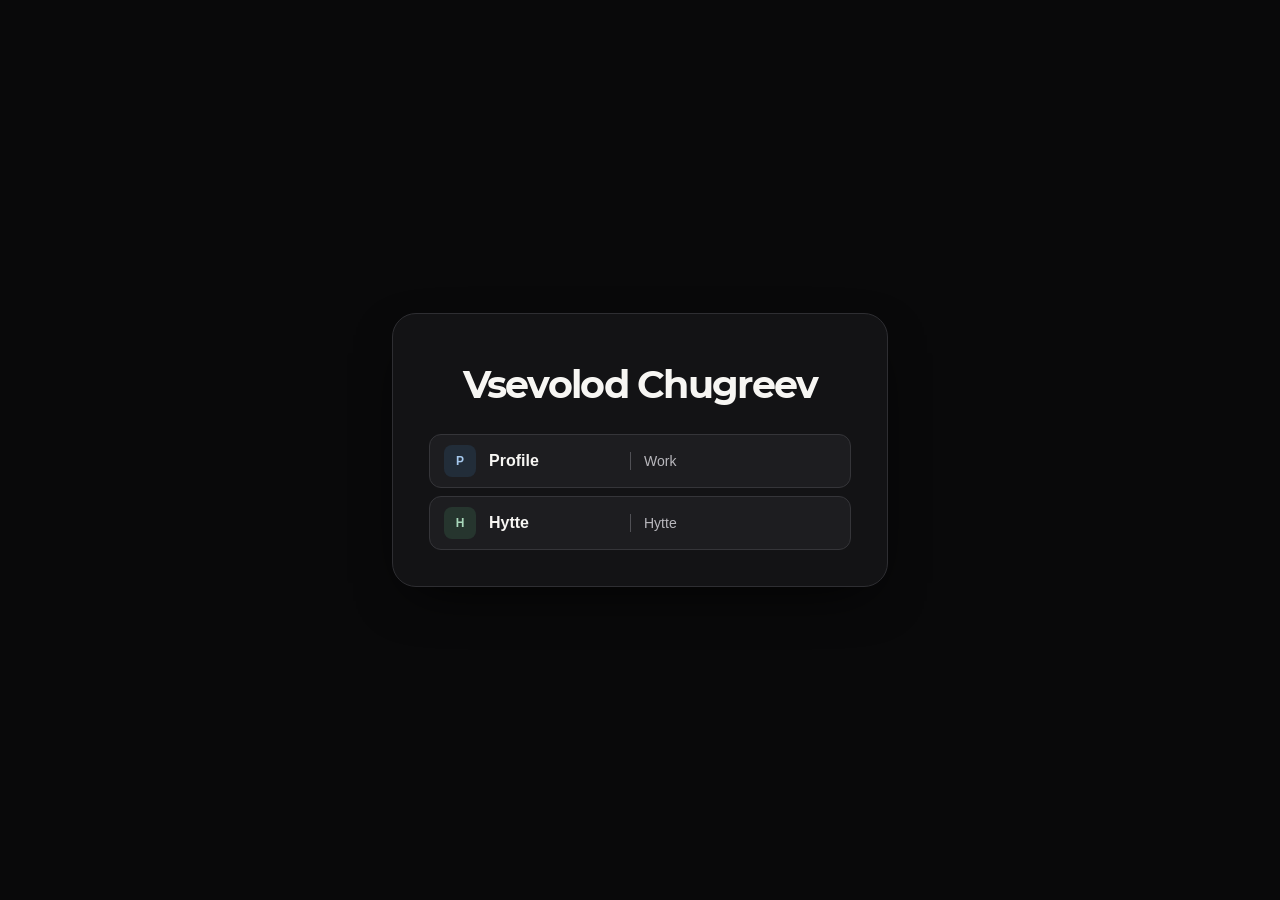
<file: index.html>
<!doctype html>
<html lang="en">
  <head>
    <meta charset="utf-8">
    <meta name="viewport" content="width=device-width, initial-scale=1">
    <meta name="theme-color" content="#09090a">
    <meta name="description" content="Choose a page for Vsevolod Chugreev.">
    <title>Vsevolod Chugreev — Links</title>
    <link rel="icon" href="./assets/vsevolod.jpg" type="image/jpeg">
    <link rel="stylesheet" href="./style.css">
  </head>
  <body>
    <main class="card" aria-labelledby="name">
      <div class="profile">
        <h1 id="name">Vsevolod Chugreev</h1>
      </div>

      <nav class="links" aria-label="Choose a page">
        <a class="social profile-page" href="./profile/">
          <span class="icon directory-mark" aria-hidden="true">P</span>
          <span>Profile</span>
          <span class="link-note">Work</span>
        </a>
        <a class="social hytte" href="./hytte/">
          <span class="icon directory-mark" aria-hidden="true">H</span>
          <span>Hytte</span>
          <span class="link-note">Hytte</span>
        </a>
      </nav>
    </main>
  </body>
</html>
</file>
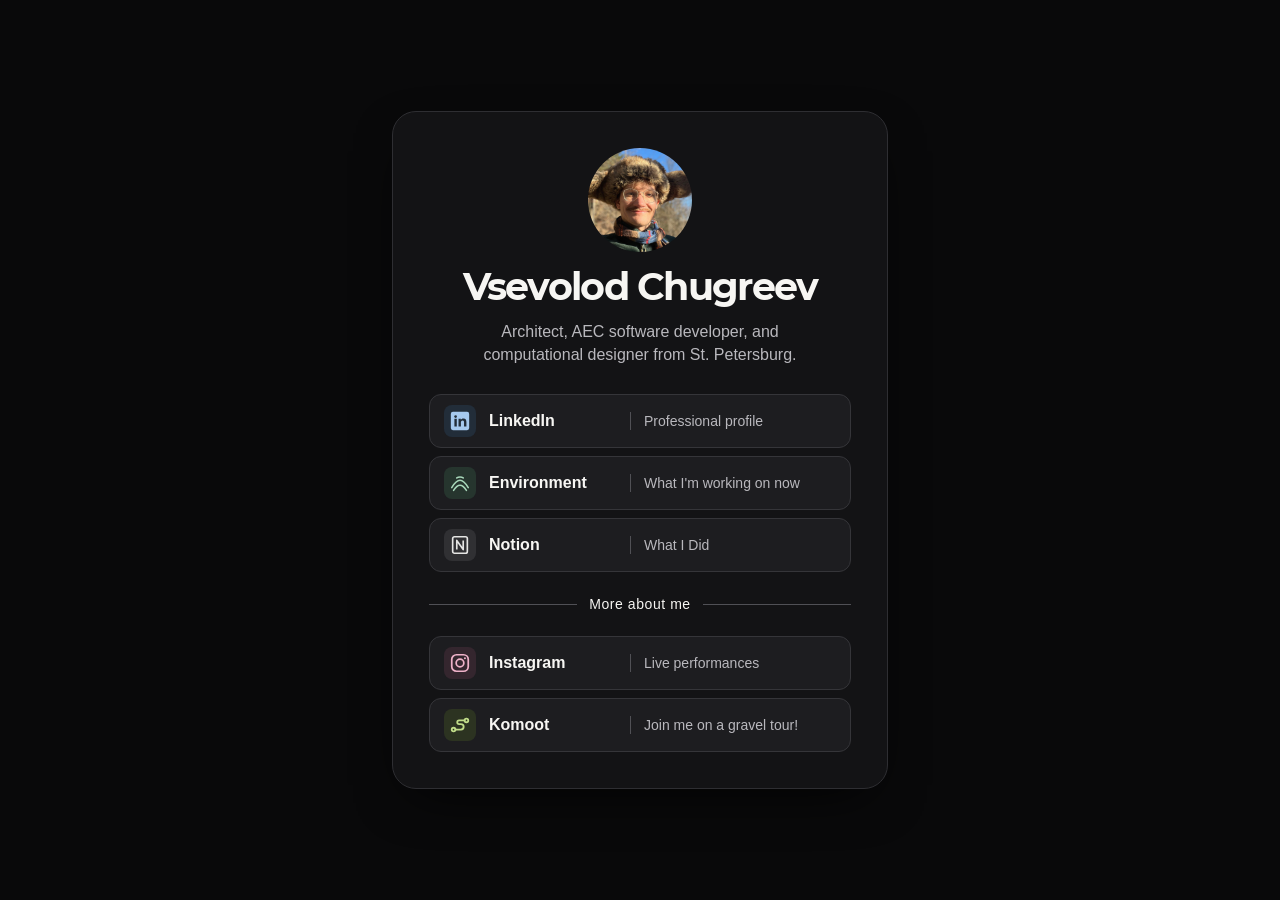
<file: classic/index.html>
<!doctype html>
<html lang="en">
  <head>
    <meta charset="utf-8">
    <meta name="viewport" content="width=device-width, initial-scale=1">
    <meta name="theme-color" content="#09090a">
    <meta name="description" content="Vsevolod Chugreev is an architect, AEC software developer, and computational designer based in St. Petersburg.">
    <title>Vsevolod Chugreev — Work</title>
    <link rel="icon" href="../assets/vsevolod.jpg" type="image/jpeg">
    <link rel="stylesheet" href="../style.css">
  </head>
  <body>
    <main class="card" aria-labelledby="name">
      <div class="profile">
        <img class="portrait" src="../assets/vsevolod.jpg" width="640" height="640" alt="">
        <h1 id="name">Vsevolod Chugreev</h1>
        <p class="bio">Architect, AEC software developer, and computational designer from St. Petersburg.</p>
      </div>

      <nav class="links" aria-label="Profiles and collections">
        

        <a class="social linkedin" href="https://www.linkedin.com/in/vschugr/">
          <span class="icon" aria-hidden="true">
            <svg viewBox="0 0 24 24" fill="currentColor">
              <rect x="2" y="2" width="20" height="20" rx="2.3"/>
              <g fill="var(--icon-bg)">
                <circle cx="7.2" cy="7.2" r="1.45"/>
                <path d="M5.9 9.6h2.6v8.5H5.9zM10.4 9.6h2.5v1.2c.5-.9 1.4-1.5 2.8-1.5 2.7 0 3.3 1.7 3.3 4v4.8h-2.6v-4.4c0-1.1 0-2.3-1.5-2.3s-1.9 1.1-1.9 2.2v4.5h-2.6z"/>
              </g>
            </svg>
          </span>
          <span>LinkedIn</span>
          <span class="link-note">Professional profile</span>
        </a>

        <a class="social arch-intelligence" href="https://archintelligence.com/">
          <span class="icon" aria-hidden="true">
            <svg viewBox="0 0 24 24" fill="none" stroke="currentColor" stroke-width="1.7" stroke-linecap="round">
              <path d="M3 17c3-5 6-8 9-8s6 3 9 8"/>
              <path d="M5 20c2.4-3.7 4.7-5.6 7-5.6s4.6 1.9 7 5.6"/>
              <path d="M8.5 6.5c1-.7 2.2-1 3.5-1s2.5.3 3.5 1"/>
            </svg>
          </span>
          <span>Environment</span>
          <span class="link-note">What I'm working on now</span>
        </a>

        <a class="social notion" href="https://app.notion.com/p/vschugr/Your-cozy-warehouse-of-Dynamo-613e5e22bc8d4ef48536c71e422a1c43?pvs=25">
          <span class="icon" aria-hidden="true">
            <svg viewBox="0 0 24 24" fill="none" stroke="currentColor" stroke-width="1.8" stroke-linejoin="round">
              <rect x="4" y="3" width="16" height="18" rx="2"/>
              <path d="M8.5 17V7l7 10V7"/>
            </svg>
          </span>
          <span>Notion</span>
          <span class="link-note">What I Did</span>
        </a>

        <div class="section-divider" role="separator"><span>More about me</span></div>

          <a class="social instagram" href="https://www.instagram.com/travertinsky/">
          <span class="icon" aria-hidden="true">
            <svg viewBox="0 0 24 24" fill="none" stroke="currentColor" stroke-width="1.9">
              <rect x="3" y="3" width="18" height="18" rx="5.2"/>
              <circle cx="12" cy="12" r="4.2"/>
              <circle cx="17.4" cy="6.8" r="1.1" fill="currentColor" stroke="none"/>
            </svg>
          </span>
          <span>Instagram</span>
          <span class="link-note">Live performances</span>
        </a>

        <a class="social komoot" href="https://www.komoot.com/collection/2068923/-all-routes">
          <span class="icon" aria-hidden="true">
            <svg viewBox="0 0 24 24" fill="none" stroke="currentColor" stroke-width="2" stroke-linecap="round" stroke-linejoin="round">
              <circle cx="5" cy="17" r="2"/>
              <circle cx="19" cy="7" r="2"/>
              <path d="M7 17h6a3 3 0 0 0 0-6h-2a2 2 0 0 1 0-4h6"/>
            </svg>
          </span>
          <span>Komoot</span>
          <span class="link-note">Join me on a gravel tour!</span>
        </a>
        
      </nav>
    </main>
  </body>
</html>
</file>
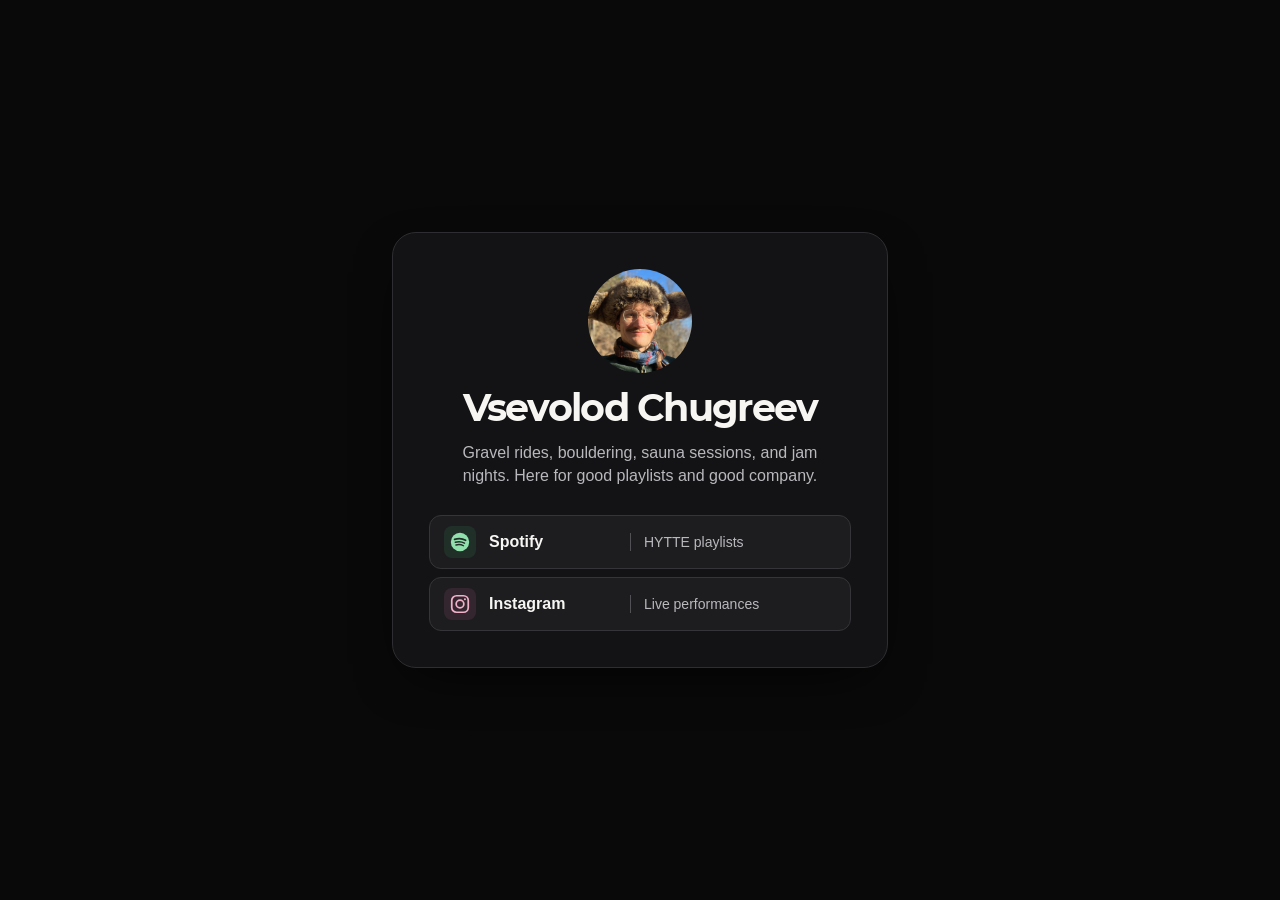
<file: fun/index.html>
<!doctype html>
<html lang="en">
  <head>
    <meta charset="utf-8">
    <meta name="viewport" content="width=device-width, initial-scale=1">
    <meta name="theme-color" content="#09090a">
    <meta name="description" content="Gravel rides, bouldering, saunas, and jam sessions with Vsevolod Chugreev.">
    <title>Vsevolod Chugreev — For fun</title>
    <link rel="icon" href="../assets/vsevolod.jpg" type="image/jpeg">
    <link rel="stylesheet" href="../style.css">
  </head>
  <body>
    <main class="card" aria-labelledby="name">
      <div class="profile">
        <img class="portrait" src="../assets/vsevolod.jpg" width="640" height="640" alt="">
        <h1 id="name">Vsevolod Chugreev</h1>
        <p class="bio">Gravel rides, bouldering, sauna sessions, and jam nights. Here for good playlists and good company.</p>
      </div>

      <nav class="links" aria-label="Music and photos">
        <a class="social spotify" href="https://open.spotify.com/user/08ffx8hyw3svrj4hh7u58yir7?si=204Ac3mIRZu_R83wzP5dxg&amp;utm_source=copy-link">
          <span class="icon" aria-hidden="true">
            <svg viewBox="0 0 24 24" fill="none">
              <circle cx="12" cy="12" r="10" fill="currentColor"/>
              <g stroke="var(--icon-bg)" stroke-linecap="round">
                <path d="M6.1 9.2c3.7-1.2 8.8-.9 12 1" stroke-width="1.9"/>
                <path d="M6.9 12.3c3.1-1 7.1-.7 10 1" stroke-width="1.6"/>
                <path d="M7.6 15.3c2.6-.8 5.7-.6 8.2.8" stroke-width="1.5"/>
              </g>
            </svg>
          </span>
          <span>Spotify</span>
          <span class="link-note">HYTTE playlists</span>
        </a>
        <a class="social instagram" href="https://www.instagram.com/travertinsky/">
          <span class="icon" aria-hidden="true">
            <svg viewBox="0 0 24 24" fill="none" stroke="currentColor" stroke-width="1.9">
              <rect x="3" y="3" width="18" height="18" rx="5.2"/>
              <circle cx="12" cy="12" r="4.2"/>
              <circle cx="17.4" cy="6.8" r="1.1" fill="currentColor" stroke="none"/>
            </svg>
          </span>
          <span>Instagram</span>
          <span class="link-note">Live performances</span>
        </a>
      </nav>
    </main>
  </body>
</html>
</file>
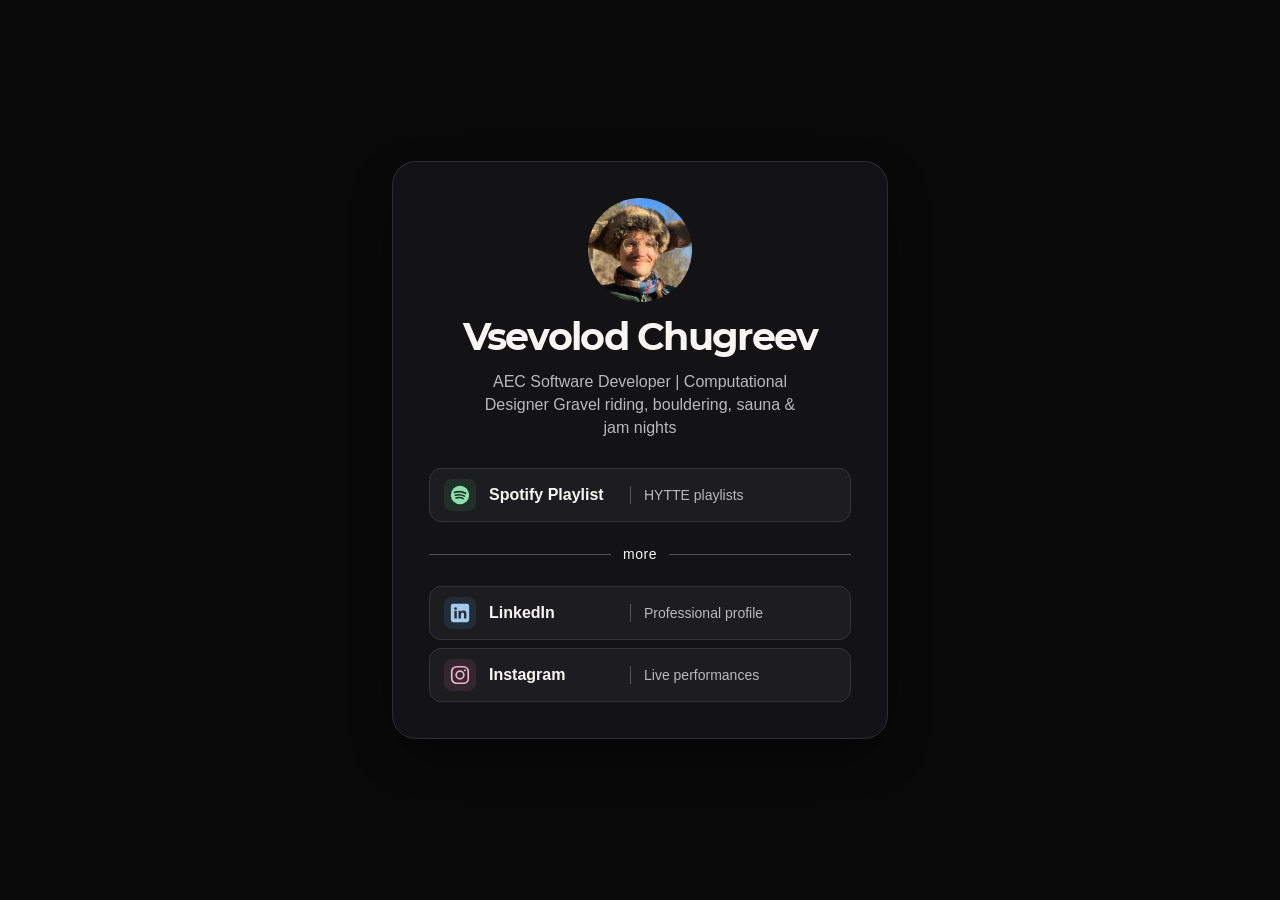
<file: hytte/index.html>
<!doctype html>
<html lang="en">
  <head>
    <meta charset="utf-8">
    <meta name="viewport" content="width=device-width, initial-scale=1">
    <meta name="theme-color" content="#09090a">
    <meta name="description" content="Gravel rides, bouldering, saunas, and jam sessions">
    <title>Seva Chugreev - Hytte</title>
    <link rel="icon" href="../assets/vsevolod.jpg" type="image/jpeg">
    <link rel="stylesheet" href="../style.css">
  </head>
  <body>
    <main class="card" aria-labelledby="name">
      <div class="profile">
        <img class="portrait" src="../assets/vsevolod.jpg" width="640" height="640" alt="">
        <h1 id="name">Vsevolod Chugreev</h1>
        <p class="bio">AEC Software Developer | Computational Designer
Gravel riding, bouldering, sauna & jam nights</p>
      </div>

      <nav class="links" aria-label="Music and profiles">
        <a class="social spotify" href="https://open.spotify.com/user/08ffx8hyw3svrj4hh7u58yir7?si=204Ac3mIRZu_R83wzP5dxg&amp;utm_source=copy-link">
          <span class="icon" aria-hidden="true">
            <svg viewBox="0 0 24 24" fill="none">
              <circle cx="12" cy="12" r="10" fill="currentColor"/>
              <g stroke="var(--icon-bg)" stroke-linecap="round">
                <path d="M6.1 9.2c3.7-1.2 8.8-.9 12 1" stroke-width="1.9"/>
                <path d="M6.9 12.3c3.1-1 7.1-.7 10 1" stroke-width="1.6"/>
                <path d="M7.6 15.3c2.6-.8 5.7-.6 8.2.8" stroke-width="1.5"/>
              </g>
            </svg>
          </span>
          <span>Spotify Playlist</span>
          <span class="link-note">HYTTE playlists</span>
        </a>

        <div class="section-divider" role="separator"><span>more</span></div>

        <a class="social linkedin" href="https://www.linkedin.com/in/vschugr/">
          <span class="icon" aria-hidden="true">
            <svg viewBox="0 0 24 24" fill="currentColor">
              <rect x="2" y="2" width="20" height="20" rx="2.3"/>
              <g fill="var(--icon-bg)">
                <circle cx="7.2" cy="7.2" r="1.45"/>
                <path d="M5.9 9.6h2.6v8.5H5.9zM10.4 9.6h2.5v1.2c.5-.9 1.4-1.5 2.8-1.5 2.7 0 3.3 1.7 3.3 4v4.8h-2.6v-4.4c0-1.1 0-2.3-1.5-2.3s-1.9 1.1-1.9 2.2v4.5h-2.6z"/>
              </g>
            </svg>
          </span>
          <span>LinkedIn</span>
          <span class="link-note">Professional profile</span>
        </a>
        <a class="social instagram" href="https://www.instagram.com/travertinsky/">
          <span class="icon" aria-hidden="true">
            <svg viewBox="0 0 24 24" fill="none" stroke="currentColor" stroke-width="1.9">
              <rect x="3" y="3" width="18" height="18" rx="5.2"/>
              <circle cx="12" cy="12" r="4.2"/>
              <circle cx="17.4" cy="6.8" r="1.1" fill="currentColor" stroke="none"/>
            </svg>
          </span>
          <span>Instagram</span>
          <span class="link-note">Live performances</span>
        </a>
      </nav>
    </main>
  </body>
</html>
</file>
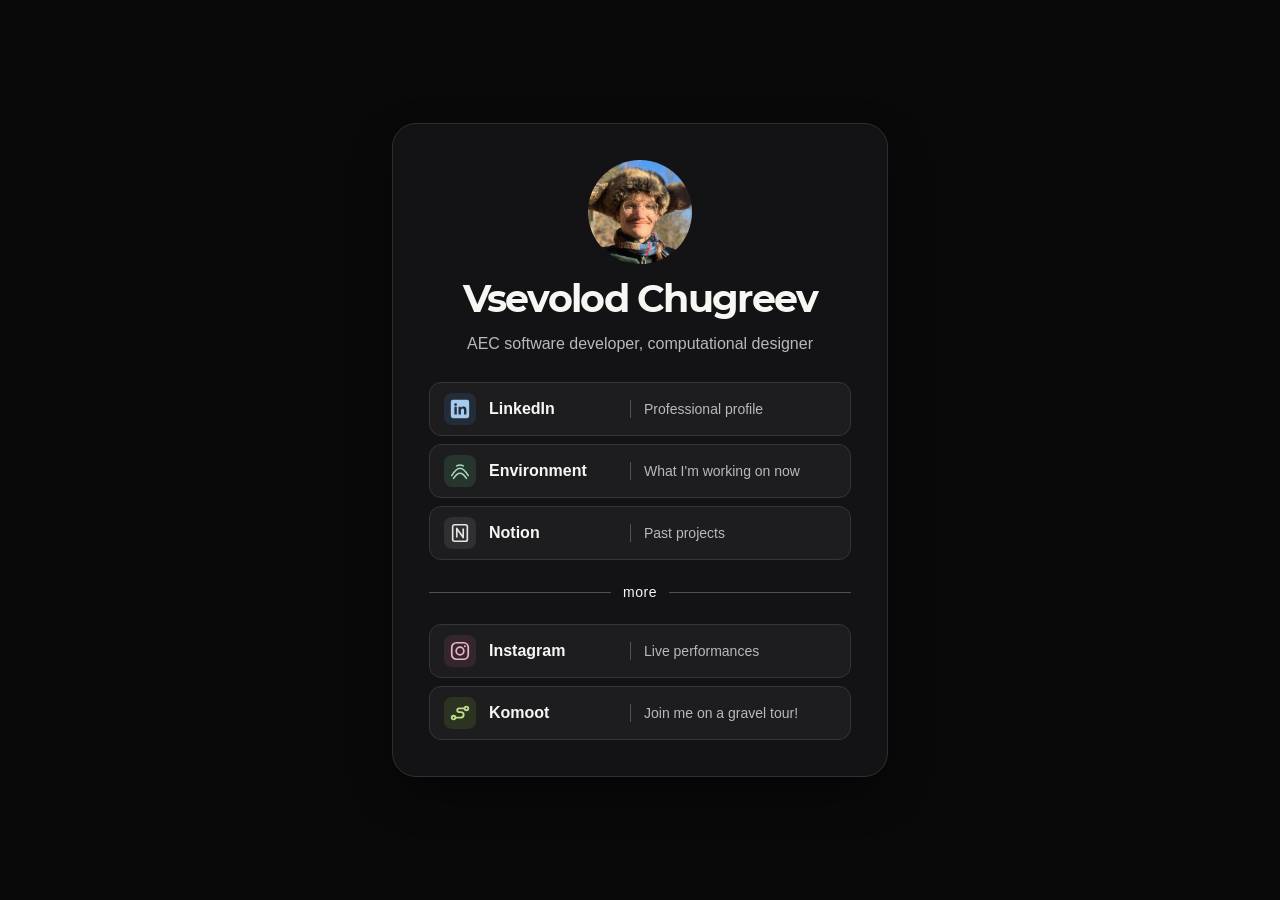
<file: profile/index.html>
<!doctype html>
<html lang="en">
  <head>
    <meta charset="utf-8">
    <meta name="viewport" content="width=device-width, initial-scale=1">
    <meta name="theme-color" content="#09090a">
    <meta name="description" content="Professional profile and links for Vsevolod Chugreev, architect and computational designer.">
    <title>Vsevolod Chugreev — Profile</title>
    <link rel="icon" href="../assets/vsevolod.jpg" type="image/jpeg">
    <link rel="stylesheet" href="../style.css">
  </head>
  <body>
    <main class="card" aria-labelledby="name">
      <div class="profile">
        <img class="portrait" src="../assets/vsevolod.jpg" width="640" height="640" alt="">
        <h1 id="name">Vsevolod Chugreev</h1>
        <p class="bio">AEC software developer, computational designer</p>
      </div>

      <nav class="links" aria-label="Profiles and collections">
        

        <a class="social linkedin" href="https://www.linkedin.com/in/vschugr/">
          <span class="icon" aria-hidden="true">
            <svg viewBox="0 0 24 24" fill="currentColor">
              <rect x="2" y="2" width="20" height="20" rx="2.3"/>
              <g fill="var(--icon-bg)">
                <circle cx="7.2" cy="7.2" r="1.45"/>
                <path d="M5.9 9.6h2.6v8.5H5.9zM10.4 9.6h2.5v1.2c.5-.9 1.4-1.5 2.8-1.5 2.7 0 3.3 1.7 3.3 4v4.8h-2.6v-4.4c0-1.1 0-2.3-1.5-2.3s-1.9 1.1-1.9 2.2v4.5h-2.6z"/>
              </g>
            </svg>
          </span>
          <span>LinkedIn</span>
          <span class="link-note">Professional profile</span>
        </a>

        <a class="social arch-intelligence" href="https://archintelligence.com/">
          <span class="icon" aria-hidden="true">
            <svg viewBox="0 0 24 24" fill="none" stroke="currentColor" stroke-width="1.7" stroke-linecap="round">
              <path d="M3 17c3-5 6-8 9-8s6 3 9 8"/>
              <path d="M5 20c2.4-3.7 4.7-5.6 7-5.6s4.6 1.9 7 5.6"/>
              <path d="M8.5 6.5c1-.7 2.2-1 3.5-1s2.5.3 3.5 1"/>
            </svg>
          </span>
          <span>Environment</span>
          <span class="link-note">What I'm working on now</span>
        </a>

        <a class="social notion" href="https://app.notion.com/p/vschugr/Your-cozy-warehouse-of-Dynamo-613e5e22bc8d4ef48536c71e422a1c43?pvs=25">
          <span class="icon" aria-hidden="true">
            <svg viewBox="0 0 24 24" fill="none" stroke="currentColor" stroke-width="1.8" stroke-linejoin="round">
              <rect x="4" y="3" width="16" height="18" rx="2"/>
              <path d="M8.5 17V7l7 10V7"/>
            </svg>
          </span>
          <span>Notion</span>
          <span class="link-note">Past projects</span>
        </a>

        <div class="section-divider" role="separator"><span>more</span></div>

          <a class="social instagram" href="https://www.instagram.com/travertinsky/">
          <span class="icon" aria-hidden="true">
            <svg viewBox="0 0 24 24" fill="none" stroke="currentColor" stroke-width="1.9">
              <rect x="3" y="3" width="18" height="18" rx="5.2"/>
              <circle cx="12" cy="12" r="4.2"/>
              <circle cx="17.4" cy="6.8" r="1.1" fill="currentColor" stroke="none"/>
            </svg>
          </span>
          <span>Instagram</span>
          <span class="link-note">Live performances</span>
        </a>

        <a class="social komoot" href="https://www.komoot.com/collection/2068923/-all-routes">
          <span class="icon" aria-hidden="true">
            <svg viewBox="0 0 24 24" fill="none" stroke="currentColor" stroke-width="2" stroke-linecap="round" stroke-linejoin="round">
              <circle cx="5" cy="17" r="2"/>
              <circle cx="19" cy="7" r="2"/>
              <path d="M7 17h6a3 3 0 0 0 0-6h-2a2 2 0 0 1 0-4h6"/>
            </svg>
          </span>
          <span>Komoot</span>
          <span class="link-note">Join me on a gravel tour!</span>
        </a>
        
      </nav>
    </main>
  </body>
</html>
</file>
<file: style.css>
@font-face {
  font-family: "Profile Bold";
  src: local("Gotham-Bold"), local("Gotham Bold"), local("Montserrat Bold"),
       url("./assets/montserrat-bold.woff") format("woff");
  font-style: normal;
  font-weight: 700;
  font-display: swap;
}

:root {
  color-scheme: dark;
  --page: #09090a;
  --surface: #131315;
  --text: #f7f6f3;
  --muted: #b9b8bd;
  font-family: Roboto, -apple-system, BlinkMacSystemFont, "Segoe UI", sans-serif;
  color: var(--text);
  background: var(--page);
}

* { box-sizing: border-box; }

body {
  margin: 0;
  min-height: 100vh;
  min-height: 100svh;
  padding: clamp(.75rem, 4vw, 2rem);
  display: grid;
  place-items: center;
}

.card {
  width: min(100%, 31rem);
  padding: clamp(1.125rem, 5.5vw, 2.25rem);
  display: grid;
  gap: clamp(1.25rem, 5vw, 1.75rem);
  border: 1px solid #2e2e32;
  border-radius: 1.5rem;
  background: var(--surface);
  box-shadow: 0 18px 55px -22px #000;
}

.profile {
  text-align: center;
  container-type: inline-size;
}

.portrait {
  display: block;
  width: clamp(4.5rem, 21vw, 6.5rem);
  margin-inline: auto;
  height: auto;
  aspect-ratio: 1;
  object-fit: cover;
  border-radius: 50%;
}

h1 {
  margin: .875rem 0 0;
  font: 700 clamp(1.45rem, 7.5vw, 2.375rem)/1.1 "Profile Bold", system-ui, sans-serif;
  font-size: clamp(1rem, 9.5cqi, 2.375rem);
  letter-spacing: -.045em;
  overflow-wrap: anywhere;
}

.bio {
  max-width: 40ch;
  margin: .75rem auto 0;
  color: var(--muted);
  font-size: 1rem;
  line-height: 1.45;
  text-wrap: pretty;
}

.links {
  display: grid;
  gap: .5rem;
  container-type: inline-size;
}

.section-divider {
  display: grid;
  grid-template-columns: 1fr auto 1fr;
  align-items: center;
  gap: .75rem;
  margin-block: 1rem;
  color: var(--text);
  font-size: .875rem;
  font-weight: 300;
  letter-spacing: .04em;
  text-align: center;
}

.section-divider::before,
.section-divider::after {
  content: "";
  height: 1px;
  background: #505055;
}

.social {
  display: grid;
  grid-template-columns: auto 8rem minmax(0, 1fr);
  align-items: center;
  gap: clamp(.5rem, 2vw, .8125rem);
  min-height: 3.375rem;
  padding: .5rem clamp(.625rem, 2.5vw, .875rem);
  border: 1px solid #353539;
  border-radius: .75rem;
  background: #1d1d20;
  color: var(--text);
  font-size: 1rem;
  font-weight: 600;
  line-height: 1.35;
  text-decoration: none;
}

.link-note {
  padding-inline-start: clamp(.5rem, 2vw, .8125rem);
  border-inline-start: 1px solid #505055;
  color: var(--muted);
  font-size: .875rem;
  font-weight: 400;
  overflow-wrap: anywhere;
}

.icon {
  display: grid;
  place-items: center;
  width: 2rem;
  height: 2rem;
  border-radius: .5rem;
  background: var(--icon-bg);
  color: var(--icon-color);
}

.icon svg { width: 1.375rem; height: 1.375rem; }
.instagram { --icon-bg: #34262e; --icon-color: #efb2c9; }
.spotify { --icon-bg: #203028; --icon-color: #90dfad; }
.linkedin { --icon-bg: #222d39; --icon-color: #a6c9ee; }
.komoot { --icon-bg: #2c3321; --icon-color: #c0dc89; }
.notion { --icon-bg: #303033; --icon-color: #e5e5e4; }
.arch-intelligence { --icon-bg: #26352e; --icon-color: #a8d7ba; }
.profile-page { --icon-bg: #222d39; --icon-color: #a6c9ee; }
.hytte { --icon-bg: #26352e; --icon-color: #a8d7ba; }
.directory-mark { font-size: .75rem; font-weight: 700; }

@media (hover: hover) {
  .social:hover {
    background: #262629;
    border-color: var(--icon-color);
  }
}

.social:focus-visible { outline: 2px solid var(--text); outline-offset: 3px; }
.social:active { background: #303034; }

@container (max-width: 15.75rem) {
  .social {
    grid-template-columns: auto minmax(0, 1fr);
    gap: .125rem .75rem;
  }
  .icon { grid-row: 1 / span 2; }
  .link-note {
    grid-column: 2;
    padding-inline-start: 0;
    border: 0;
  }
}

@media (max-height: 35rem) and (orientation: portrait) {
  body { padding: .625rem; }
  .card { padding: 1rem; gap: 1rem; }
  .portrait { width: 3.75rem; }
  h1 { margin-top: .5rem; }
  .bio { margin-top: .5rem; line-height: 1.35; }
  .social { min-height: 3rem; padding-block: .375rem; }
}

@media (min-width: 32rem) and (max-height: 30rem) and (orientation: landscape) {
  body { padding: .75rem; }
  .card {
    width: min(100%, 48rem);
    grid-template-columns: minmax(0, 1fr) minmax(0, 1fr);
    align-items: center;
    padding: clamp(1rem, 3vw, 1.5rem);
    gap: clamp(1rem, 3vw, 2rem);
  }
  .portrait { width: clamp(3.5rem, 8vw, 4.5rem); }
  h1 { margin-top: .5rem; }
  .bio { margin-top: .625rem; line-height: 1.35; }
  .social { min-height: 3rem; }
}
</file>
